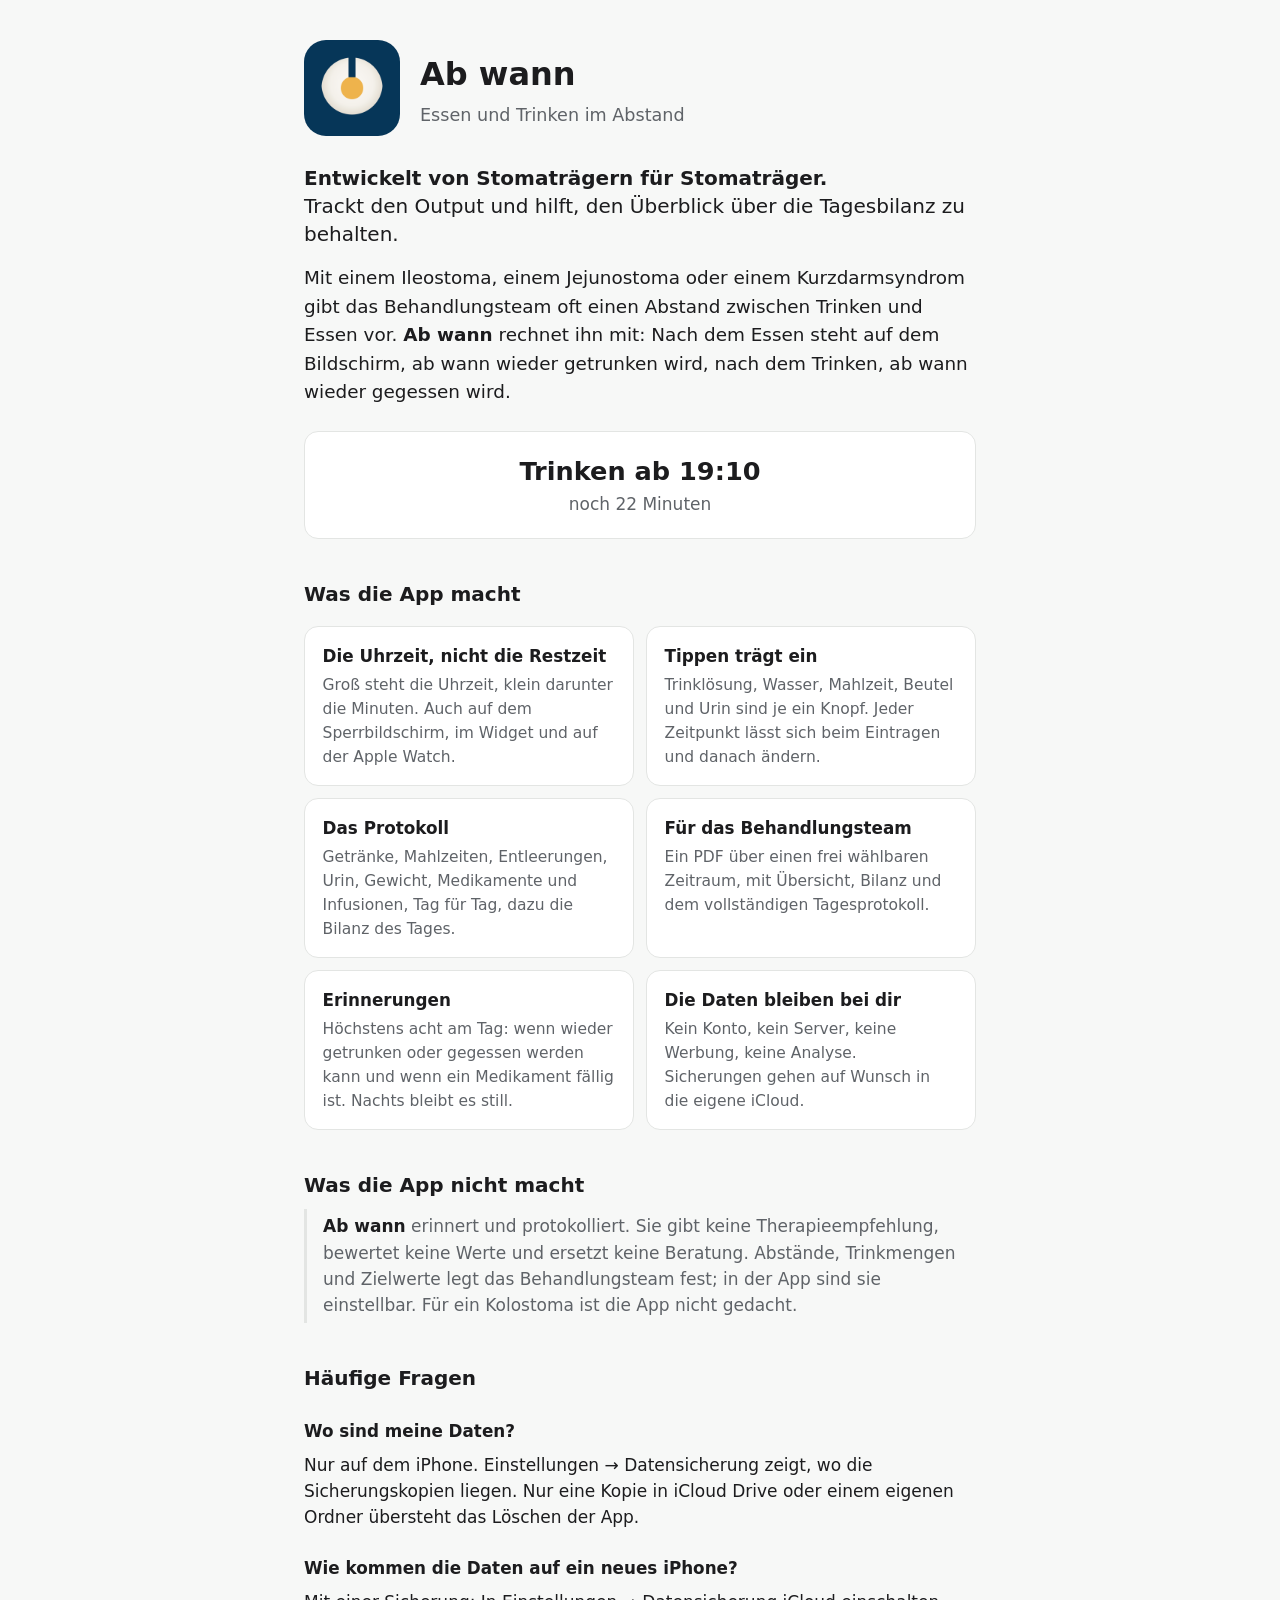
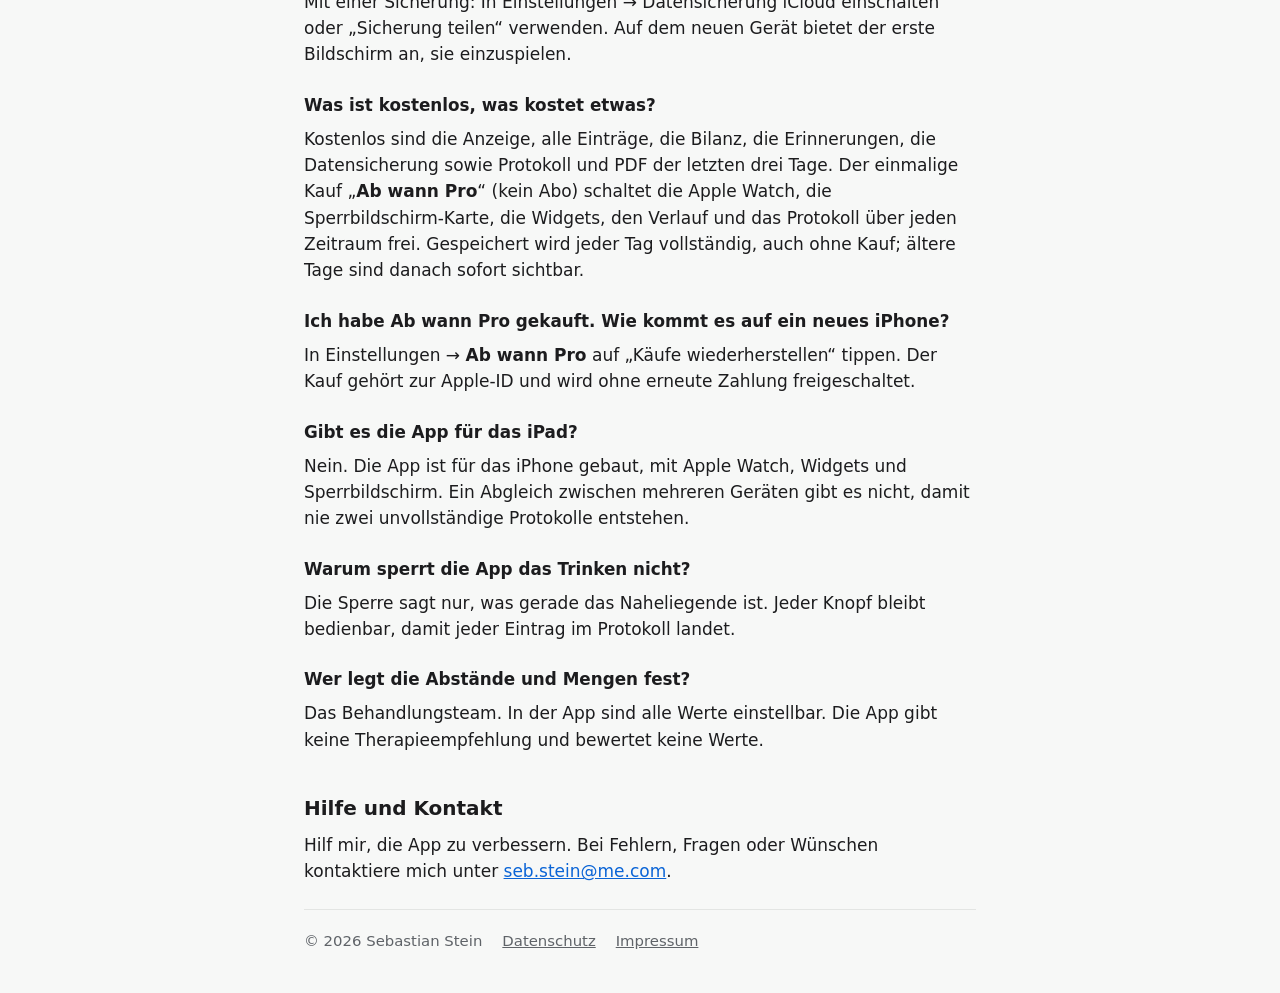
<file: index.html>
<!doctype html>
<html lang="de">
<head>
<meta charset="utf-8">
<meta name="viewport" content="width=device-width, initial-scale=1">
<title>Ab wann – Essen und Trinken im Abstand</title>
<meta name="description" content="Entwickelt von Stomaträgern für Stomaträger. Trackt den Output, zeigt die Uhrzeit, ab der wieder getrunken oder gegessen wird, und gibt einen Überblick über die Tagesbilanz.">
<link rel="icon" href="favicon.png">
<link rel="apple-touch-icon" href="apple-touch-icon.png">
<link rel="stylesheet" href="style.css">
</head>
<body>
<main>
<div class="hero">
  <img src="icon.png" alt="">
  <div>
    <h1>Ab wann</h1>
    <p>Essen und Trinken im Abstand</p>
  </div>
</div>

<p class="intro"><strong>Entwickelt von Stomaträgern für Stomaträger.</strong>
Trackt den Output und hilft, den Überblick über die Tagesbilanz zu behalten.</p>

<p class="lead">Mit einem Ileostoma, einem Jejunostoma oder einem Kurzdarmsyndrom gibt das
Behandlungsteam oft einen Abstand zwischen Trinken und Essen vor. <strong class="app">Ab&nbsp;wann</strong> rechnet
ihn mit: Nach dem Essen steht auf dem Bildschirm, ab wann wieder getrunken wird,
nach dem Trinken, ab wann wieder gegessen wird.</p>

<div class="example" aria-hidden="true">
  <strong>Trinken ab 19:10</strong>
  <span>noch 22 Minuten</span>
</div>

<h2>Was die App macht</h2>
<div class="cards">
  <div class="card">
    <h3>Die Uhrzeit, nicht die Restzeit</h3>
    <p>Groß steht die Uhrzeit, klein darunter die Minuten. Auch auf dem
    Sperrbildschirm, im Widget und auf der Apple Watch.</p>
  </div>
  <div class="card">
    <h3>Tippen trägt ein</h3>
    <p>Trinklösung, Wasser, Mahlzeit, Beutel und Urin sind je ein Knopf. Jeder
    Zeitpunkt lässt sich beim Eintragen und danach ändern.</p>
  </div>
  <div class="card">
    <h3>Das Protokoll</h3>
    <p>Getränke, Mahlzeiten, Entleerungen, Urin, Gewicht, Medikamente und
    Infusionen, Tag für Tag, dazu die Bilanz des Tages.</p>
  </div>
  <div class="card">
    <h3>Für das Behandlungsteam</h3>
    <p>Ein PDF über einen frei wählbaren Zeitraum, mit Übersicht, Bilanz und dem
    vollständigen Tagesprotokoll.</p>
  </div>
  <div class="card">
    <h3>Erinnerungen</h3>
    <p>Höchstens acht am Tag: wenn wieder getrunken oder gegessen werden kann und
    wenn ein Medikament fällig ist. Nachts bleibt es still.</p>
  </div>
  <div class="card">
    <h3>Die Daten bleiben bei dir</h3>
    <p>Kein Konto, kein Server, keine Werbung, keine Analyse. Sicherungen gehen auf
    Wunsch in die eigene iCloud.</p>
  </div>
</div>

<h2>Was die App nicht macht</h2>
<p class="notice"><strong class="app">Ab&nbsp;wann</strong> erinnert und protokolliert. Sie gibt keine Therapieempfehlung,
bewertet keine Werte und ersetzt keine Beratung. Abstände, Trinkmengen und
Zielwerte legt das Behandlungsteam fest; in der App sind sie einstellbar. Für ein
Kolostoma ist die App nicht gedacht.</p>

<h2>Häufige Fragen</h2>

<h3>Wo sind meine Daten?</h3>
<p>Nur auf dem iPhone. Einstellungen → Datensicherung zeigt, wo die
Sicherungskopien liegen. Nur eine Kopie in iCloud Drive oder einem eigenen Ordner
übersteht das Löschen der App.</p>

<h3>Wie kommen die Daten auf ein neues iPhone?</h3>
<p>Mit einer Sicherung: In Einstellungen → Datensicherung iCloud einschalten oder
„Sicherung teilen“ verwenden. Auf dem neuen Gerät bietet der erste Bildschirm an,
sie einzuspielen.</p>

<h3>Was ist kostenlos, was kostet etwas?</h3>
<p>Kostenlos sind die Anzeige, alle Einträge, die Bilanz, die Erinnerungen, die
Datensicherung sowie Protokoll und PDF der letzten drei Tage. Der einmalige Kauf
„<strong class="app">Ab&nbsp;wann&nbsp;Pro</strong>“ (kein Abo) schaltet die Apple Watch, die Sperrbildschirm-Karte, die
Widgets, den Verlauf und das Protokoll über jeden Zeitraum frei. Gespeichert wird
jeder Tag vollständig, auch ohne Kauf; ältere Tage sind danach sofort sichtbar.</p>

<h3>Ich habe Ab wann Pro gekauft. Wie kommt es auf ein neues iPhone?</h3>
<p>In Einstellungen → <strong class="app">Ab&nbsp;wann&nbsp;Pro</strong> auf „Käufe wiederherstellen“ tippen. Der Kauf
gehört zur Apple-ID und wird ohne erneute Zahlung freigeschaltet.</p>

<h3>Gibt es die App für das iPad?</h3>
<p>Nein. Die App ist für das iPhone gebaut, mit Apple Watch, Widgets und
Sperrbildschirm. Ein Abgleich zwischen mehreren Geräten gibt es nicht, damit nie
zwei unvollständige Protokolle entstehen.</p>

<h3>Warum sperrt die App das Trinken nicht?</h3>
<p>Die Sperre sagt nur, was gerade das Naheliegende ist. Jeder Knopf bleibt
bedienbar, damit jeder Eintrag im Protokoll landet.</p>

<h3>Wer legt die Abstände und Mengen fest?</h3>
<p>Das Behandlungsteam. In der App sind alle Werte einstellbar. Die App gibt keine
Therapieempfehlung und bewertet keine Werte.</p>

<h2>Hilfe und Kontakt</h2>
<p>Hilf mir, die App zu verbessern. Bei Fehlern, Fragen oder Wünschen
kontaktiere mich unter
<a href="mailto:seb.stein@me.com">seb.stein@me.com</a>.</p>
</main>
<footer>
  <span>© 2026 Sebastian Stein</span>
  <a href="datenschutz.html">Datenschutz</a>
  <a href="impressum.html">Impressum</a>
</footer>
</body>
</html>
</file>
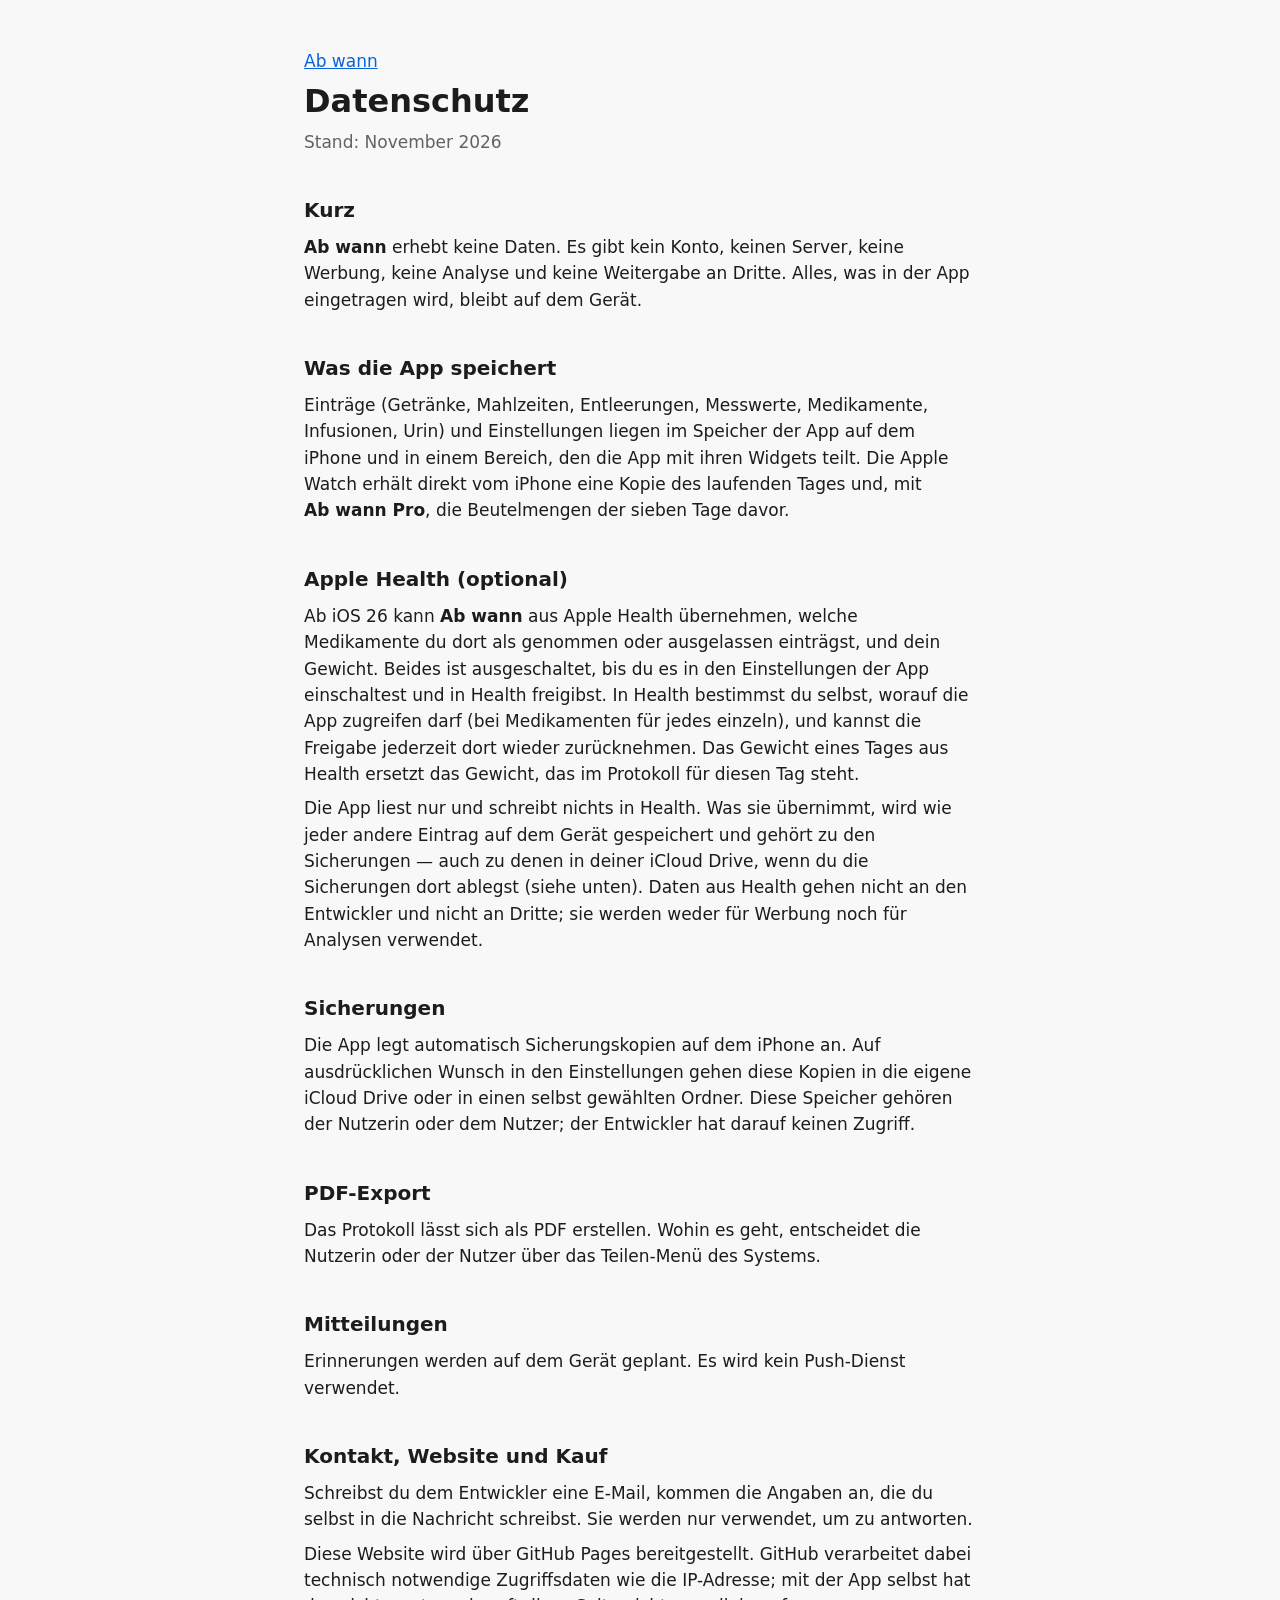
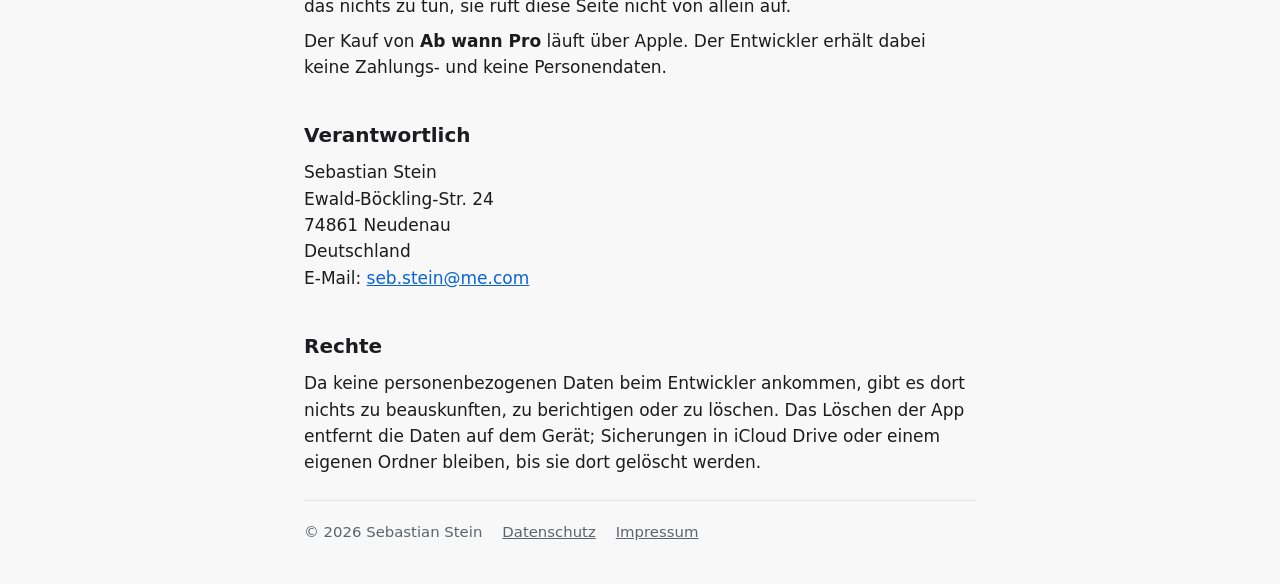
<file: datenschutz.html>
<!doctype html>
<html lang="de">
<head>
<meta charset="utf-8">
<meta name="viewport" content="width=device-width, initial-scale=1">
<title>Ab wann – Datenschutz</title>
<link rel="icon" href="favicon.png">
<link rel="apple-touch-icon" href="apple-touch-icon.png">
<link rel="stylesheet" href="style.css">
</head>
<body>
<main>
<p><a href="./">Ab wann</a></p>
<h1>Datenschutz</h1>
<p class="muted">Stand: November 2026</p>

<h2>Kurz</h2>
<p><strong class="app">Ab&nbsp;wann</strong> erhebt keine Daten. Es gibt kein Konto, keinen Server, keine Werbung,
keine Analyse und keine Weitergabe an Dritte. Alles, was in der App eingetragen
wird, bleibt auf dem Gerät.</p>

<h2>Was die App speichert</h2>
<p>Einträge (Getränke, Mahlzeiten, Entleerungen, Messwerte, Medikamente,
Infusionen, Urin) und Einstellungen liegen im Speicher der App auf dem iPhone und in
einem Bereich, den die App mit ihren Widgets teilt. Die Apple Watch erhält direkt
vom iPhone eine Kopie des laufenden Tages und, mit <strong class="app">Ab&nbsp;wann&nbsp;Pro</strong>,
die Beutelmengen der sieben Tage davor.</p>

<h2>Apple Health (optional)</h2>
<p>Ab iOS 26 kann <strong class="app">Ab&nbsp;wann</strong> aus Apple Health übernehmen, welche
Medikamente du dort als genommen oder ausgelassen einträgst, und dein Gewicht. Beides ist
ausgeschaltet, bis du es in den Einstellungen der App einschaltest und in Health freigibst.
In Health bestimmst du selbst, worauf die App zugreifen darf (bei Medikamenten für jedes
einzeln), und kannst die Freigabe jederzeit dort wieder zurücknehmen. Das Gewicht eines
Tages aus Health ersetzt das Gewicht, das im Protokoll für diesen Tag steht.</p>
<p>Die App liest nur und schreibt nichts in Health. Was sie übernimmt, wird wie jeder
andere Eintrag auf dem Gerät gespeichert und gehört zu den Sicherungen — auch zu
denen in deiner iCloud Drive, wenn du die Sicherungen dort ablegst (siehe unten). Daten aus Health gehen nicht an den Entwickler und nicht an Dritte; sie
werden weder für Werbung noch für Analysen verwendet.</p>

<h2>Sicherungen</h2>
<p>Die App legt automatisch Sicherungskopien auf dem iPhone an. Auf ausdrücklichen
Wunsch in den Einstellungen gehen diese Kopien in die eigene iCloud Drive oder in
einen selbst gewählten Ordner. Diese Speicher gehören der Nutzerin oder dem
Nutzer; der Entwickler hat darauf keinen Zugriff.</p>

<h2>PDF-Export</h2>
<p>Das Protokoll lässt sich als PDF erstellen. Wohin es geht, entscheidet die
Nutzerin oder der Nutzer über das Teilen-Menü des Systems.</p>

<h2>Mitteilungen</h2>
<p>Erinnerungen werden auf dem Gerät geplant. Es wird kein Push-Dienst verwendet.</p>

<h2>Kontakt, Website und Kauf</h2>
<p>Schreibst du dem Entwickler eine E-Mail, kommen die Angaben an, die du selbst
in die Nachricht schreibst. Sie werden nur verwendet, um zu antworten.</p>
<p>Diese Website wird über GitHub Pages bereitgestellt. GitHub verarbeitet dabei
technisch notwendige Zugriffsdaten wie die IP-Adresse; mit der App selbst hat das
nichts zu tun, sie ruft diese Seite nicht von allein auf.</p>
<p>Der Kauf von <strong class="app">Ab&nbsp;wann&nbsp;Pro</strong> läuft über Apple. Der Entwickler erhält dabei
keine Zahlungs- und keine Personendaten.</p>

<h2>Verantwortlich</h2>
<p>Sebastian Stein<br>
Ewald-Böckling-Str. 24<br>
74861 Neudenau<br>
Deutschland<br>
E-Mail: <a href="mailto:seb.stein@me.com">seb.stein@me.com</a></p>

<h2>Rechte</h2>
<p>Da keine personenbezogenen Daten beim Entwickler ankommen, gibt es dort nichts
zu beauskunften, zu berichtigen oder zu löschen. Das Löschen der App entfernt die
Daten auf dem Gerät; Sicherungen in iCloud Drive oder einem eigenen Ordner bleiben,
bis sie dort gelöscht werden.</p>
</main>
<footer>
  <span>© 2026 Sebastian Stein</span>
  <a href="datenschutz.html">Datenschutz</a>
  <a href="impressum.html">Impressum</a>
</footer>
</body>
</html>
</file>
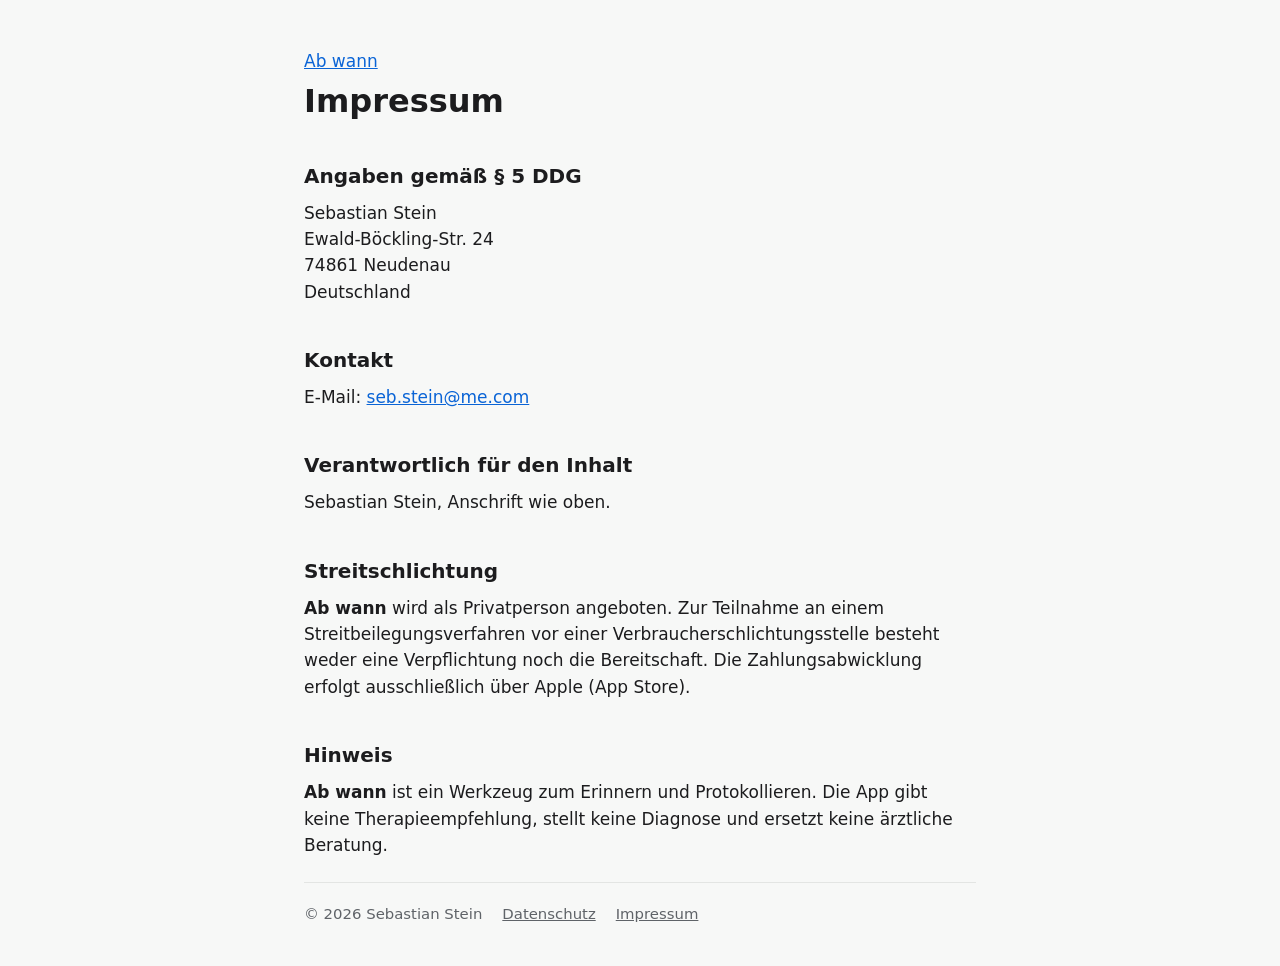
<file: impressum.html>
<!doctype html>
<html lang="de">
<head>
<meta charset="utf-8">
<meta name="viewport" content="width=device-width, initial-scale=1">
<title>Ab wann – Impressum</title>
<link rel="icon" href="favicon.png">
<link rel="apple-touch-icon" href="apple-touch-icon.png">
<link rel="stylesheet" href="style.css">
</head>
<body>
<main>
<p><a href="./">Ab wann</a></p>
<h1>Impressum</h1>

<h2>Angaben gemäß § 5 DDG</h2>
<p>Sebastian Stein<br>
Ewald-Böckling-Str. 24<br>
74861 Neudenau<br>
Deutschland</p>

<h2>Kontakt</h2>
<p>E-Mail: <a href="mailto:seb.stein@me.com">seb.stein@me.com</a></p>

<h2>Verantwortlich für den Inhalt</h2>
<p>Sebastian Stein, Anschrift wie oben.</p>

<h2>Streitschlichtung</h2>
<p><strong class="app">Ab&nbsp;wann</strong> wird als Privatperson angeboten. Zur Teilnahme an einem
Streitbeilegungsverfahren vor einer Verbraucherschlichtungsstelle besteht weder eine
Verpflichtung noch die Bereitschaft. Die Zahlungsabwicklung erfolgt ausschließlich
über Apple (App Store).</p>

<h2>Hinweis</h2>
<p><strong class="app">Ab&nbsp;wann</strong> ist ein Werkzeug zum Erinnern und Protokollieren. Die App gibt keine
Therapieempfehlung, stellt keine Diagnose und ersetzt keine ärztliche Beratung.</p>
</main>
<footer>
  <span>© 2026 Sebastian Stein</span>
  <a href="datenschutz.html">Datenschutz</a>
  <a href="impressum.html">Impressum</a>
</footer>
</body>
</html>
</file>
<file: style.css>
:root {
  color-scheme: light dark;
  --bg: #f7f8f7;
  --surface: #ffffff;
  --text: #1c1c1e;
  --muted: #5f6368;
  --line: #e3e5e3;
  --accent: #0a64d6;
  --ors: #00a3a8;
}
@media (prefers-color-scheme: dark) {
  :root {
    --bg: #111213;
    --surface: #1c1d1f;
    --text: #f2f2f2;
    --muted: #a5a8ac;
    --line: #2c2e31;
    --accent: #5aa2ff;
    --ors: #3cc7cb;
  }
}

* { box-sizing: border-box; }
html { -webkit-text-size-adjust: 100%; }
body {
  margin: 0;
  padding-inline: 16px;
  font: 17px/1.55 -apple-system, BlinkMacSystemFont, system-ui, sans-serif;
  background: var(--bg);
  color: var(--text);
}
main, footer { max-width: 42rem; margin: 0 auto; }
main { padding-block: 2.5rem 1rem; }

h1 { font-size: 2rem; line-height: 1.2; margin: 0.5rem 0; }
h2 { font-size: 1.25rem; margin: 2.5rem 0 0.5rem; }
h3 { font-size: 1.05rem; margin: 1.5rem 0 0.25rem; }
p { margin: 0.5rem 0; }
a { color: var(--accent); }
.muted { color: var(--muted); }
/* The app's name inside running text, where "Ab wann" is easily read as the
   phrase "ab wann". Full text colour so it also stands out in grey paragraphs. */
.app { font-weight: 700; color: var(--text); }

.hero { display: flex; gap: 1.25rem; align-items: center; }
.hero img { width: 96px; height: 96px; border-radius: 22px; flex: none; }
.hero p { font-size: 1.1rem; color: var(--muted); margin: 0; }
.intro { font-size: 1.25rem; line-height: 1.4; margin-top: 1.75rem; }
.intro strong { display: block; }
.lead { font-size: 1.15rem; margin-top: 1.75rem; }
.intro + .lead { margin-top: 1rem; }

.cards { display: grid; gap: 12px; margin-top: 1rem; }
@media (min-width: 560px) { .cards { grid-template-columns: 1fr 1fr; } }
.card {
  background: var(--surface);
  border: 1px solid var(--line);
  border-radius: 14px;
  padding: 1rem 1.1rem;
}
.card h3 { margin-top: 0; }
.card p { margin: 0; color: var(--muted); font-size: 0.97rem; }

.example {
  background: var(--surface);
  border: 1px solid var(--line);
  border-radius: 14px;
  padding: 1.25rem;
  text-align: center;
  margin-top: 1.5rem;
}
.example strong { display: block; font-size: 1.6rem; }
.example span { color: var(--muted); }

.notice {
  border-left: 3px solid var(--line);
  padding: 0.25rem 0 0.25rem 1rem;
  color: var(--muted);
}

footer {
  border-top: 1px solid var(--line);
  padding-block: 1.25rem 2.5rem;
  font-size: 0.93rem;
  color: var(--muted);
  display: flex;
  flex-wrap: wrap;
  gap: 0.5rem 1.25rem;
}
footer a { color: var(--muted); }
</file>
